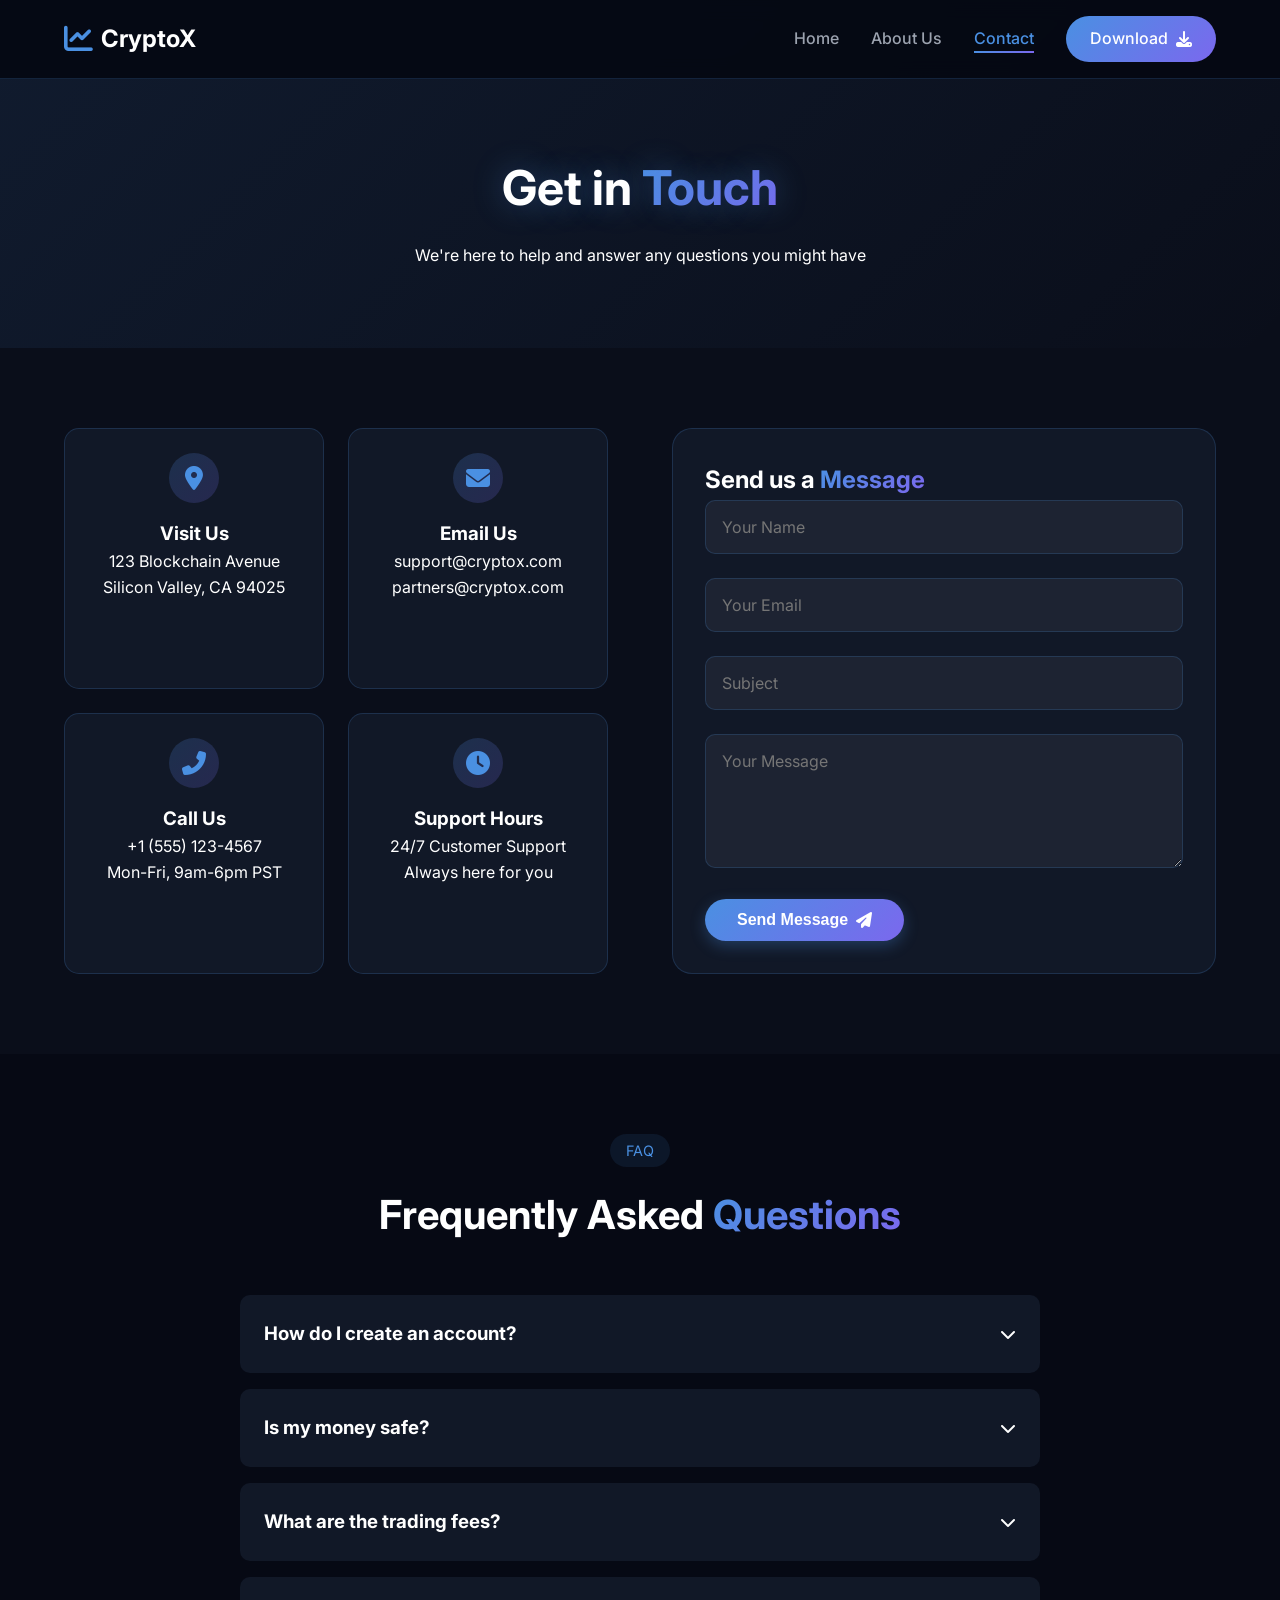
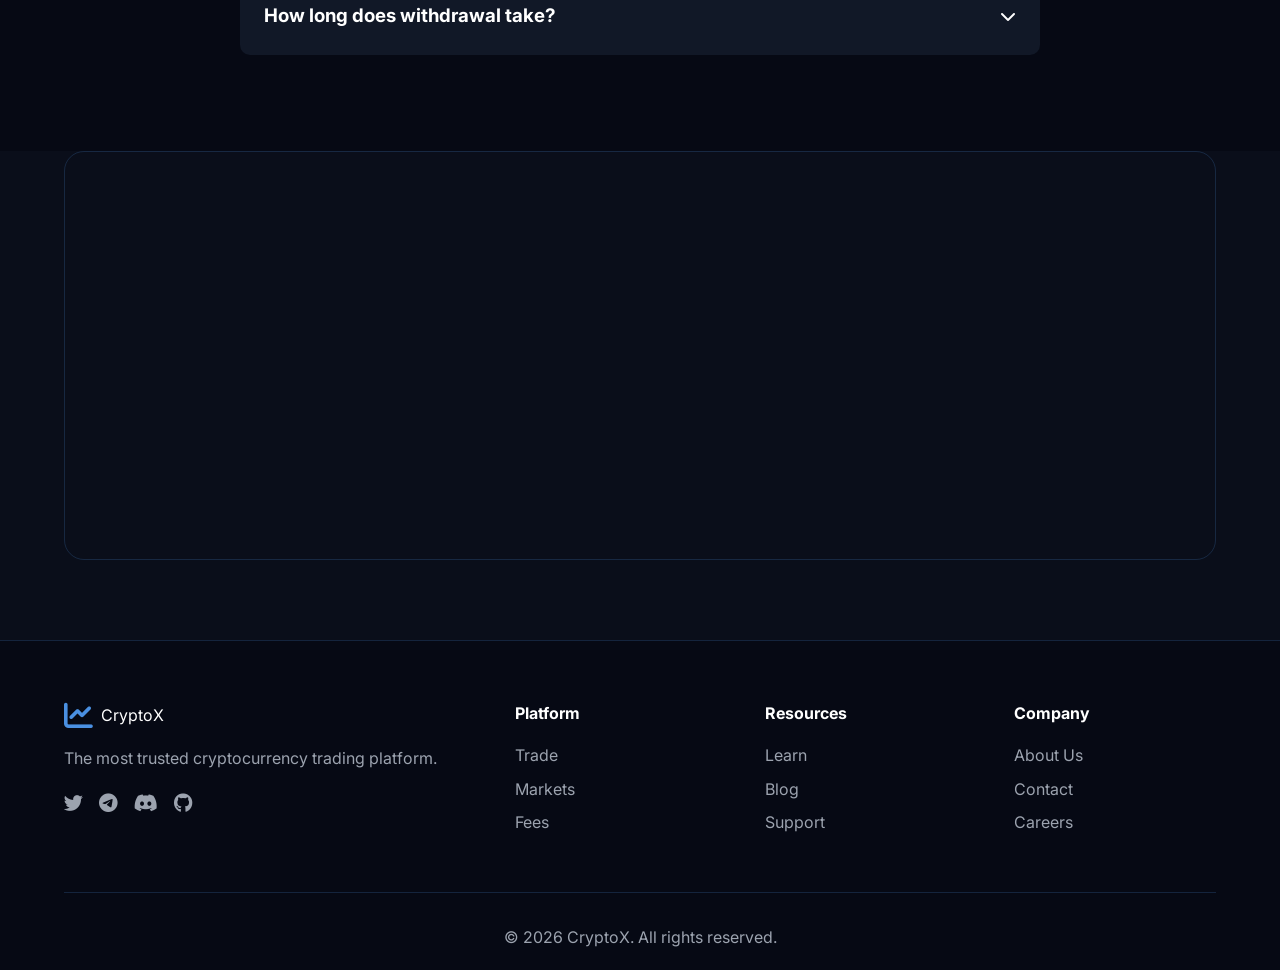
<file: contact.html>
<!DOCTYPE html>
<html lang="en">
<head>
    <meta charset="UTF-8">
    <meta name="viewport" content="width=device-width, initial-scale=1.0">
    <title>Contact Us - CryptoX</title>
    <link rel="stylesheet" href="https://cdnjs.cloudflare.com/ajax/libs/font-awesome/6.4.0/css/all.min.css">
    <link rel="stylesheet" href="style.css">
</head>
<body>

<!-- Header -->
<header>
    <div class="container">
        <div class="logo">
            <a href="index.html">
                <i class="fas fa-chart-line"></i>
                <span>CryptoX</span>
            </a>
        </div>
        
        <nav>
            <ul class="nav-links">
                <li><a href="index.html">Home</a></li>
                <li><a href="about.html">About Us</a></li>
                <li><a href="contact.html" class="active">Contact</a></li>
                <li><a href="#" class="download-btn" id="downloadBtnContact">Download <i class="fas fa-download"></i></a></li>
            </ul>
        </nav>
        
        <div class="mobile-menu">
            <i class="fas fa-bars"></i>
        </div>
    </div>
</header>

<!-- Hero Section -->
<section class="page-hero">
    <div class="container">
        <h1 class="glow-text">Get in <span class="gradient-text">Touch</span></h1>
        <p>We're here to help and answer any questions you might have</p>
    </div>
</section>

<!-- Contact Section -->
<section class="contact-section">
    <div class="container">
        <div class="contact-grid">
            <div class="contact-info">
                <div class="info-card">
                    <div class="info-icon">
                        <i class="fas fa-map-marker-alt"></i>
                    </div>
                    <h3>Visit Us</h3>
                    <p>123 Blockchain Avenue<br>Silicon Valley, CA 94025</p>
                </div>
                
                <div class="info-card">
                    <div class="info-icon">
                        <i class="fas fa-envelope"></i>
                    </div>
                    <h3>Email Us</h3>
                    <p>support@cryptox.com<br>partners@cryptox.com</p>
                </div>
                
                <div class="info-card">
                    <div class="info-icon">
                        <i class="fas fa-phone-alt"></i>
                    </div>
                    <h3>Call Us</h3>
                    <p>+1 (555) 123-4567<br>Mon-Fri, 9am-6pm PST</p>
                </div>
                
                <div class="info-card">
                    <div class="info-icon">
                        <i class="fas fa-clock"></i>
                    </div>
                    <h3>Support Hours</h3>
                    <p>24/7 Customer Support<br>Always here for you</p>
                </div>
            </div>
            
            <div class="contact-form-container">
                <h2>Send us a <span class="gradient-text">Message</span></h2>
                <form id="contactForm" class="contact-form">
                    <div class="form-group">
                        <input type="text" id="name" placeholder="Your Name" required>
                    </div>
                    <div class="form-group">
                        <input type="email" id="email" placeholder="Your Email" required>
                    </div>
                    <div class="form-group">
                        <input type="text" id="subject" placeholder="Subject">
                    </div>
                    <div class="form-group">
                        <textarea id="message" rows="5" placeholder="Your Message" required></textarea>
                    </div>
                    <button type="submit" class="btn btn-primary">
                        Send Message <i class="fas fa-paper-plane"></i>
                    </button>
                </form>
            </div>
        </div>
    </div>
</section>

<!-- FAQ Section -->
<section class="faq">
    <div class="container">
        <div class="section-header">
            <span class="section-tag">FAQ</span>
            <h2>Frequently Asked <span class="gradient-text">Questions</span></h2>
        </div>
        
        <div class="faq-grid">
            <div class="faq-item">
                <div class="faq-question">
                    <h3>How do I create an account?</h3>
                    <i class="fas fa-chevron-down"></i>
                </div>
                <div class="faq-answer">
                    <p>Creating an account is simple! Click the "Download" button, install our software, and follow the registration process. You'll need to verify your email and complete KYC verification.</p>
                </div>
            </div>
            
            <div class="faq-item">
                <div class="faq-question">
                    <h3>Is my money safe?</h3>
                    <i class="fas fa-chevron-down"></i>
                </div>
                <div class="faq-answer">
                    <p>Absolutely! We use bank-grade security measures, including cold storage for 95% of assets, multi-signature wallets, and regular security audits by top firms.</p>
                </div>
            </div>
            
            <div class="faq-item">
                <div class="faq-question">
                    <h3>What are the trading fees?</h3>
                    <i class="fas fa-chevron-down"></i>
                </div>
                <div class="faq-answer">
                    <p>We offer zero trading fees on all transactions! No hidden costs, no commission fees. Just pure trading.</p>
                </div>
            </div>
            
            <div class="faq-item">
                <div class="faq-question">
                    <h3>How long does withdrawal take?</h3>
                    <i class="fas fa-chevron-down"></i>
                </div>
                <div class="faq-answer">
                    <p>Withdrawals are processed instantly for most cryptocurrencies. Bank withdrawals may take 1-3 business days depending on your bank.</p>
                </div>
            </div>
        </div>
    </div>
</section>

<!-- Map Section -->
<section class="map-section">
    <div class="container">
        <div class="map-container">
            <iframe src="https://www.google.com/maps/embed?pb=!1m18!1m12!1m3!1d3168.638160340249!2d-122.084249!3d37.421999!2m3!1f0!2f0!3f0!3m2!1i1024!2i768!4f13.1!3m3!1m2!1s0x808fba02425dad8f%3A0x6c296c66619367e0!2sGoogleplex!5e0!3m2!1sen!2sus!4v1644261234567!5m2!1sen!2sus" width="100%" height="400" style="border:0;" allowfullscreen="" loading="lazy"></iframe>
        </div>
    </div>
</section>

<!-- Footer -->
<footer>
    <div class="container">
        <div class="footer-content">
            <div class="footer-section">
                <div class="logo">
                    <i class="fas fa-chart-line"></i>
                    <span>CryptoX</span>
                </div>
                <p>The most trusted cryptocurrency trading platform.</p>
                <div class="social-links">
                    <a href="#"><i class="fab fa-twitter"></i></a>
                    <a href="#"><i class="fab fa-telegram"></i></a>
                    <a href="#"><i class="fab fa-discord"></i></a>
                    <a href="#"><i class="fab fa-github"></i></a>
                </div>
            </div>
            
            <div class="footer-section">
                <h4>Platform</h4>
                <ul>
                    <li><a href="#">Trade</a></li>
                    <li><a href="#">Markets</a></li>
                    <li><a href="#">Fees</a></li>
                </ul>
            </div>
            
            <div class="footer-section">
                <h4>Resources</h4>
                <ul>
                    <li><a href="#">Learn</a></li>
                    <li><a href="#">Blog</a></li>
                    <li><a href="#">Support</a></li>
                </ul>
            </div>
            
            <div class="footer-section">
                <h4>Company</h4>
                <ul>
                    <li><a href="about.html">About Us</a></li>
                    <li><a href="contact.html">Contact</a></li>
                    <li><a href="#">Careers</a></li>
                </ul>
            </div>
        </div>
        
        <div class="footer-bottom">
            <p>&copy; 2026 CryptoX. All rights reserved.</p>
        </div>
    </div>
</footer>

<script src="script.js"></script>
</body>
</html>
</file>
<file: style.css>
/* Import Google Fonts */
@import url('https://fonts.googleapis.com/css2?family=Inter:wght@300;400;500;600;700;800&display=swap');

/* CSS Variables */
:root {
    --primary-blue: #4a90e2;
    --primary-purple: #7b68ee;
    --primary-cyan: #00d4ff;
    --dark-bg: #0a0e1a;
    --darker-bg: #060914;
    --card-bg: #111827;
    --border-color: rgba(74, 144, 226, 0.2);
    --text-primary: #ffffff;
    --text-secondary: #9ca3af;
    --success: #10b981;
    --danger: #ef4444;
    --gradient-1: linear-gradient(135deg, #4a90e2, #7b68ee);
    --gradient-2: linear-gradient(135deg, #7b68ee, #00d4ff);
    --glow-blue: rgba(74, 144, 226, 0.4);
}

/* Reset & Base */
* {
    margin: 0;
    padding: 0;
    box-sizing: border-box;
}

body {
    font-family: 'Inter', sans-serif;
    background: var(--dark-bg);
    color: var(--text-primary);
    line-height: 1.6;
    overflow-x: hidden;
}

/* Custom Cursor */
.cursor {
    width: 10px;
    height: 10px;
    background: var(--primary-blue);
    border-radius: 50%;
    position: fixed;
    pointer-events: none;
    z-index: 9999;
    transition: transform 0.2s;
}

.cursor-follower {
    width: 30px;
    height: 30px;
    border: 2px solid var(--primary-cyan);
    border-radius: 50%;
    position: fixed;
    pointer-events: none;
    z-index: 9998;
    transition: all 0.3s ease;
}

/* Container */
.container {
    max-width: 1400px;
    margin: 0 auto;
    padding: 0 5%;
}

/* Header */
header {
    position: fixed;
    top: 0;
    width: 100%;
    background: rgba(6, 9, 20, 0.95);
    backdrop-filter: blur(10px);
    border-bottom: 1px solid var(--border-color);
    z-index: 1000;
    padding: 1rem 0;
}

header .container {
    display: flex;
    justify-content: space-between;
    align-items: center;
}

.logo a {
    display: flex;
    align-items: center;
    gap: 0.5rem;
    font-size: 1.5rem;
    font-weight: 700;
    text-decoration: none;
    color: var(--text-primary);
}

.logo i {
    color: var(--primary-blue);
    font-size: 1.8rem;
}

.nav-links {
    display: flex;
    list-style: none;
    gap: 2rem;
    align-items: center;
}

.nav-links a {
    text-decoration: none;
    color: var(--text-secondary);
    font-weight: 500;
    transition: all 0.3s ease;
    position: relative;
}

.nav-links a:hover,
.nav-links a.active {
    color: var(--primary-blue);
}

.nav-links a::after {
    content: '';
    position: absolute;
    bottom: -5px;
    left: 0;
    width: 0;
    height: 2px;
    background: var(--gradient-1);
    transition: width 0.3s ease;
}

.nav-links a:hover::after,
.nav-links a.active::after {
    width: 100%;
}

.download-btn {
    background: var(--gradient-1);
    padding: 10px 24px;
    border-radius: 50px;
    color: white !important;
    display: flex;
    align-items: center;
    gap: 8px;
    transition: all 0.3s ease;
    cursor: pointer;
    border: none;
    text-decoration: none;
}

.download-btn:hover {
    transform: translateY(-2px);
    box-shadow: 0 5px 20px var(--glow-blue);
}

.download-btn::after {
    display: none;
}

/* Add active/click effect */
.download-btn:active {
    transform: translateY(0px);
}

.mobile-menu {
    display: none;
    font-size: 1.5rem;
    cursor: pointer;
}

/* Hero Section */
.hero {
    padding: 150px 0 80px;
    position: relative;
    overflow: hidden;
}

.hero::before {
    content: '';
    position: absolute;
    top: 0;
    left: 0;
    right: 0;
    bottom: 0;
    background: radial-gradient(circle at 30% 50%, rgba(74, 144, 226, 0.1), transparent);
    pointer-events: none;
}

.hero-content {
    display: grid;
    grid-template-columns: 1fr 1fr;
    gap: 4rem;
    align-items: center;
}

.badge {
    display: inline-flex;
    align-items: center;
    gap: 0.5rem;
    background: rgba(74, 144, 226, 0.1);
    padding: 0.5rem 1rem;
    border-radius: 50px;
    margin-bottom: 1.5rem;
    border: 1px solid var(--border-color);
}

.badge i {
    color: var(--primary-blue);
}

.hero-text h1 {
    font-size: 3.5rem;
    font-weight: 800;
    line-height: 1.2;
    margin-bottom: 1.5rem;
}

.glow-text {
    text-shadow: 0 0 30px var(--glow-blue);
}

.gradient-text {
    background: var(--gradient-1);
    -webkit-background-clip: text;
    background-clip: text;
    color: transparent;
}

.hero-text p {
    color: var(--text-secondary);
    margin-bottom: 2rem;
    font-size: 1.1rem;
}

.hero-buttons {
    display: flex;
    gap: 1rem;
    margin-bottom: 3rem;
}

.btn {
    padding: 12px 32px;
    border-radius: 50px;
    font-weight: 600;
    cursor: pointer;
    transition: all 0.3s ease;
    text-decoration: none;
    display: inline-flex;
    align-items: center;
    gap: 0.5rem;
    border: none;
    font-size: 1rem;
}

.btn-primary {
    background: var(--gradient-1);
    color: white;
    box-shadow: 0 5px 15px rgba(74, 144, 226, 0.3);
}

.btn-primary:hover {
    transform: translateY(-2px);
    box-shadow: 0 8px 25px rgba(74, 144, 226, 0.4);
}

.btn-secondary {
    background: transparent;
    border: 2px solid var(--primary-blue);
    color: var(--primary-blue);
}

.btn-secondary:hover {
    background: rgba(74, 144, 226, 0.1);
    transform: translateY(-2px);
}

.stats {
    display: flex;
    gap: 3rem;
}

.stat-item h3 {
    font-size: 1.8rem;
    font-weight: 700;
    color: var(--primary-blue);
}

.stat-item p {
    color: var(--text-secondary);
    font-size: 0.9rem;
    margin: 0;
}

/* Hero Visual */
.hero-visual {
    position: relative;
    height: 500px;
}

.floating-card {
    position: absolute;
    background: var(--card-bg);
    padding: 0.8rem 1.2rem;
    border-radius: 12px;
    display: flex;
    align-items: center;
    gap: 0.5rem;
    border: 1px solid var(--border-color);
    backdrop-filter: blur(10px);
    animation: float 3s ease-in-out infinite;
}

.card-1 {
    top: 10%;
    left: 10%;
    animation-delay: 0s;
}

.card-2 {
    top: 50%;
    right: 10%;
    animation-delay: 1s;
}

.card-3 {
    bottom: 20%;
    left: 20%;
    animation-delay: 2s;
}

@keyframes float {
    0%, 100% { transform: translateY(0); }
    50% { transform: translateY(-20px); }
}

.chart-container {
    position: absolute;
    bottom: 0;
    right: 0;
    width: 80%;
    height: 80%;
    background: var(--card-bg);
    border-radius: 20px;
    padding: 20px;
    border: 1px solid var(--border-color);
}

/* Features Section */
.features {
    padding: 80px 0;
}

.section-header {
    text-align: center;
    margin-bottom: 3rem;
}

.section-tag {
    display: inline-block;
    background: rgba(74, 144, 226, 0.1);
    padding: 0.3rem 1rem;
    border-radius: 50px;
    color: var(--primary-blue);
    font-size: 0.9rem;
    margin-bottom: 1rem;
}

.section-header h2 {
    font-size: 2.5rem;
    margin-bottom: 1rem;
}

.section-header p {
    color: var(--text-secondary);
}

.features-grid {
    display: grid;
    grid-template-columns: repeat(auto-fit, minmax(350px, 1fr));
    gap: 2rem;
}

.feature-card {
    background: var(--card-bg);
    padding: 2rem;
    border-radius: 20px;
    border: 1px solid var(--border-color);
    transition: all 0.3s ease;
    position: relative;
    overflow: hidden;
}

.feature-card::before {
    content: '';
    position: absolute;
    top: 0;
    left: 0;
    right: 0;
    bottom: 0;
    background: linear-gradient(135deg, rgba(74, 144, 226, 0.1), rgba(123, 104, 238, 0.1));
    opacity: 0;
    transition: opacity 0.3s ease;
}

.feature-card:hover {
    transform: translateY(-10px);
    border-color: var(--primary-blue);
}

.feature-card:hover::before {
    opacity: 1;
}

.feature-icon {
    width: 60px;
    height: 60px;
    background: linear-gradient(135deg, rgba(74, 144, 226, 0.2), rgba(123, 104, 238, 0.2));
    border-radius: 15px;
    display: flex;
    align-items: center;
    justify-content: center;
    margin-bottom: 1.5rem;
}

.feature-icon i {
    font-size: 2rem;
    color: var(--primary-blue);
}

.feature-card h3 {
    margin-bottom: 1rem;
    font-size: 1.3rem;
}

.feature-card p {
    color: var(--text-secondary);
}

/* Trading Section */
.trading {
    padding: 80px 0;
    background: var(--darker-bg);
}

.trading-content {
    display: grid;
    grid-template-columns: 1fr 1fr;
    gap: 4rem;
    align-items: center;
}

.crypto-list {
    margin: 2rem 0;
}

.crypto-item {
    display: flex;
    justify-content: space-between;
    align-items: center;
    padding: 1rem;
    border-bottom: 1px solid var(--border-color);
    transition: all 0.3s ease;
}

.crypto-item:hover {
    background: rgba(74, 144, 226, 0.05);
    padding-left: 1.5rem;
}

.crypto-info {
    display: flex;
    align-items: center;
    gap: 1rem;
}

.crypto-info i {
    font-size: 2rem;
}

.crypto-info h4 {
    margin-bottom: 0.2rem;
}

.crypto-info p {
    color: var(--text-secondary);
    font-size: 0.85rem;
}

.crypto-price {
    text-align: right;
}

.price {
    display: block;
    font-weight: 600;
    margin-bottom: 0.2rem;
}

.change {
    font-size: 0.85rem;
}

.change.positive {
    color: var(--success);
}

.change.negative {
    color: var(--danger);
}

.trading-card {
    background: var(--card-bg);
    border-radius: 20px;
    padding: 2rem;
    border: 1px solid var(--border-color);
}

.trading-header {
    display: flex;
    justify-content: space-between;
    align-items: center;
    margin-bottom: 1.5rem;
}

.trade-type {
    display: flex;
    gap: 1rem;
    margin-bottom: 1.5rem;
}

.trade-type button {
    flex: 1;
    padding: 0.8rem;
    background: transparent;
    border: 1px solid var(--border-color);
    color: var(--text-secondary);
    border-radius: 10px;
    cursor: pointer;
    transition: all 0.3s ease;
}

.trade-type button.active {
    background: var(--gradient-1);
    color: white;
    border-color: transparent;
}

.input-group {
    margin-bottom: 1.5rem;
}

.input-group label {
    display: block;
    margin-bottom: 0.5rem;
    color: var(--text-secondary);
}

.input-group input {
    width: 100%;
    padding: 0.8rem;
    background: rgba(255, 255, 255, 0.05);
    border: 1px solid var(--border-color);
    border-radius: 10px;
    color: white;
    font-size: 1rem;
}

.trade-btn {
    width: 100%;
    padding: 1rem;
    background: var(--gradient-1);
    border: none;
    border-radius: 10px;
    color: white;
    font-weight: 600;
    cursor: pointer;
    transition: all 0.3s ease;
}

.trade-btn:hover {
    transform: translateY(-2px);
    box-shadow: 0 5px 15px var(--glow-blue);
}

/* Testimonials */
.testimonials {
    padding: 80px 0;
}

.testimonials-grid {
    display: grid;
    grid-template-columns: repeat(auto-fit, minmax(350px, 1fr));
    gap: 2rem;
}

.testimonial-card {
    background: var(--card-bg);
    padding: 2rem;
    border-radius: 20px;
    border: 1px solid var(--border-color);
    transition: all 0.3s ease;
}

.testimonial-card:hover {
    transform: translateY(-5px);
    border-color: var(--primary-blue);
}

.testimonial-rating {
    margin-bottom: 1rem;
}

.testimonial-rating i {
    color: #fbbf24;
    margin-right: 0.2rem;
}

.testimonial-card p {
    color: var(--text-secondary);
    margin-bottom: 1.5rem;
    font-style: italic;
}

.testimonial-author {
    display: flex;
    align-items: center;
    gap: 1rem;
}

.testimonial-author img {
    width: 50px;
    height: 50px;
    border-radius: 50%;
    object-fit: cover;
}

.testimonial-author h4 {
    margin-bottom: 0.2rem;
}

.testimonial-author p {
    margin: 0;
    font-size: 0.85rem;
}

/* CTA Section */
.cta {
    padding: 80px 0;
    background: linear-gradient(135deg, rgba(74, 144, 226, 0.1), rgba(123, 104, 238, 0.1));
}

.cta-content {
    text-align: center;
    max-width: 600px;
    margin: 0 auto;
}

.cta-content h2 {
    font-size: 2.5rem;
    margin-bottom: 1rem;
}

.cta-content p {
    color: var(--text-secondary);
    margin-bottom: 2rem;
}

/* Page Hero */
.page-hero {
    padding: 150px 0 80px;
    text-align: center;
    background: linear-gradient(135deg, rgba(74, 144, 226, 0.1), transparent);
}

.page-hero h1 {
    font-size: 3rem;
    margin-bottom: 1rem;
}

/* About Page Specific */
.mission {
    padding: 80px 0;
}

.mission-content {
    display: grid;
    grid-template-columns: 1fr 1fr;
    gap: 4rem;
    align-items: center;
}

.mission-stats {
    display: flex;
    gap: 2rem;
    margin-top: 2rem;
}

.mission-stats .stat h3 {
    font-size: 2rem;
    color: var(--primary-blue);
}

.values-grid {
    display: grid;
    grid-template-columns: repeat(auto-fit, minmax(250px, 1fr));
    gap: 2rem;
}

.value-card {
    text-align: center;
    padding: 2rem;
    background: var(--card-bg);
    border-radius: 20px;
    border: 1px solid var(--border-color);
    transition: all 0.3s ease;
}

.value-card:hover {
    transform: translateY(-5px);
    border-color: var(--primary-blue);
}

.value-icon {
    width: 70px;
    height: 70px;
    background: linear-gradient(135deg, rgba(74, 144, 226, 0.2), rgba(123, 104, 238, 0.2));
    border-radius: 50%;
    display: flex;
    align-items: center;
    justify-content: center;
    margin: 0 auto 1.5rem;
}

.value-icon i {
    font-size: 2rem;
    color: var(--primary-blue);
}

.team-grid {
    display: grid;
    grid-template-columns: repeat(auto-fit, minmax(250px, 1fr));
    gap: 2rem;
}

.team-card {
    text-align: center;
    padding: 2rem;
    background: var(--card-bg);
    border-radius: 20px;
    border: 1px solid var(--border-color);
    transition: all 0.3s ease;
}

.team-card:hover {
    transform: translateY(-5px);
    border-color: var(--primary-blue);
}

.team-image {
    width: 150px;
    height: 150px;
    margin: 0 auto 1rem;
    border-radius: 50%;
    overflow: hidden;
    border: 3px solid var(--primary-blue);
}

.team-image img {
    width: 100%;
    height: 100%;
    object-fit: cover;
}

.team-social {
    display: flex;
    justify-content: center;
    gap: 1rem;
    margin-top: 1rem;
}

.team-social a {
    color: var(--text-secondary);
    font-size: 1.2rem;
    transition: all 0.3s ease;
}

.team-social a:hover {
    color: var(--primary-blue);
}

.milestones {
    padding: 80px 0;
    background: var(--darker-bg);
}

.milestones-grid {
    display: grid;
    grid-template-columns: repeat(4, 1fr);
    gap: 2rem;
    text-align: center;
}

.milestone-item h3 {
    font-size: 2.5rem;
    color: var(--primary-blue);
    margin-bottom: 0.5rem;
}

/* Contact Page Specific */
.contact-section {
    padding: 80px 0;
}

.contact-grid {
    display: grid;
    grid-template-columns: 1fr 1fr;
    gap: 4rem;
}

.contact-info {
    display: grid;
    grid-template-columns: repeat(2, 1fr);
    gap: 1.5rem;
}

.info-card {
    background: var(--card-bg);
    padding: 1.5rem;
    border-radius: 15px;
    text-align: center;
    border: 1px solid var(--border-color);
    transition: all 0.3s ease;
}

.info-card:hover {
    transform: translateY(-5px);
    border-color: var(--primary-blue);
}

.info-icon {
    width: 50px;
    height: 50px;
    background: linear-gradient(135deg, rgba(74, 144, 226, 0.2), rgba(123, 104, 238, 0.2));
    border-radius: 50%;
    display: flex;
    align-items: center;
    justify-content: center;
    margin: 0 auto 1rem;
}

.info-icon i {
    font-size: 1.5rem;
    color: var(--primary-blue);
}

.contact-form-container {
    background: var(--card-bg);
    padding: 2rem;
    border-radius: 20px;
    border: 1px solid var(--border-color);
}

.contact-form .form-group {
    margin-bottom: 1.5rem;
}

.contact-form input,
.contact-form textarea {
    width: 100%;
    padding: 1rem;
    background: rgba(255, 255, 255, 0.05);
    border: 1px solid var(--border-color);
    border-radius: 10px;
    color: white;
    font-family: inherit;
    font-size: 1rem;
}

.contact-form input:focus,
.contact-form textarea:focus {
    outline: none;
    border-color: var(--primary-blue);
}

.faq {
    padding: 80px 0;
    background: var(--darker-bg);
}

.faq-grid {
    max-width: 800px;
    margin: 0 auto;
}

.faq-item {
    background: var(--card-bg);
    margin-bottom: 1rem;
    border-radius: 10px;
    overflow: hidden;
}

.faq-question {
    display: flex;
    justify-content: space-between;
    align-items: center;
    padding: 1.5rem;
    cursor: pointer;
    transition: all 0.3s ease;
}

.faq-question:hover {
    background: rgba(74, 144, 226, 0.05);
}

.faq-question i {
    transition: transform 0.3s ease;
}

.faq-item.active .faq-question i {
    transform: rotate(180deg);
}

.faq-answer {
    max-height: 0;
    overflow: hidden;
    transition: max-height 0.3s ease;
    padding: 0 1.5rem;
}

.faq-item.active .faq-answer {
    max-height: 200px;
    padding: 0 1.5rem 1.5rem;
}

.faq-answer p {
    color: var(--text-secondary);
}

.map-section {
    padding-bottom: 80px;
}

.map-container {
    border-radius: 20px;
    overflow: hidden;
    border: 1px solid var(--border-color);
}

/* Footer */
footer {
    background: var(--darker-bg);
    padding: 60px 0 20px;
    border-top: 1px solid var(--border-color);
}

.footer-content {
    display: grid;
    grid-template-columns: 2fr 1fr 1fr 1fr;
    gap: 3rem;
    margin-bottom: 3rem;
}

.footer-section .logo {
    display: flex;
    align-items: center;
    gap: 0.5rem;
    margin-bottom: 1rem;
}

.footer-section p {
    color: var(--text-secondary);
    margin-bottom: 1rem;
}

.social-links {
    display: flex;
    gap: 1rem;
}

.social-links a {
    color: var(--text-secondary);
    font-size: 1.2rem;
    transition: all 0.3s ease;
}

.social-links a:hover {
    color: var(--primary-blue);
    transform: translateY(-2px);
}

.footer-section h4 {
    margin-bottom: 1rem;
}

.footer-section ul {
    list-style: none;
}

.footer-section ul li {
    margin-bottom: 0.5rem;
}

.footer-section ul li a {
    color: var(--text-secondary);
    text-decoration: none;
    transition: all 0.3s ease;
}

.footer-section ul li a:hover {
    color: var(--primary-blue);
    padding-left: 5px;
}

.footer-bottom {
    text-align: center;
    padding-top: 2rem;
    border-top: 1px solid var(--border-color);
    color: var(--text-secondary);
}

/* Responsive Design */
@media (max-width: 1024px) {
    .hero-content,
    .trading-content,
    .mission-content,
    .contact-grid {
        grid-template-columns: 1fr;
        gap: 2rem;
    }
    
    .hero-text h1 {
        font-size: 2.5rem;
    }
    
    .section-header h2 {
        font-size: 2rem;
    }
    
    .milestones-grid {
        grid-template-columns: repeat(2, 1fr);
    }
    
    .footer-content {
        grid-template-columns: repeat(2, 1fr);
    }
}

@media (max-width: 768px) {
    .nav-links {
        position: fixed;
        top: 70px;
        left: -100%;
        width: 100%;
        height: calc(100vh - 70px);
        background: var(--darker-bg);
        flex-direction: column;
        justify-content: center;
        transition: left 0.3s ease;
        z-index: 999;
    }
    
    .nav-links.active {
        left: 0;
    }
    
    .mobile-menu {
        display: block;
    }
    
    .features-grid,
    .testimonials-grid,
    .values-grid,
    .team-grid,
    .contact-info {
        grid-template-columns: 1fr;
    }
    
    .stats {
        justify-content: space-around;
    }
    
    .hero-buttons {
        flex-direction: column;
    }
    
    .btn {
        text-align: center;
        justify-content: center;
    }
    
    .hero-visual {
        height: 400px;
    }
    
    .chart-container {
        width: 100%;
        height: 100%;
    }
    
    .floating-card {
        display: none;
    }
    
    .footer-content {
        grid-template-columns: 1fr;
        text-align: center;
    }
    
    .social-links {
        justify-content: center;
    }
    
    .milestones-grid {
        grid-template-columns: 1fr;
    }
}

/* Animations */
@keyframes fadeInUp {
    from {
        opacity: 0;
        transform: translateY(30px);
    }
    to {
        opacity: 1;
        transform: translateY(0);
    }
}

.feature-card,
.testimonial-card,
.value-card,
.team-card {
    animation: fadeInUp 0.6s ease forwards;
    opacity: 0;
}

.feature-card:nth-child(1) { animation-delay: 0.1s; }
.feature-card:nth-child(2) { animation-delay: 0.2s; }
.feature-card:nth-child(3) { animation-delay: 0.3s; }
.feature-card:nth-child(4) { animation-delay: 0.4s; }
.feature-card:nth-child(5) { animation-delay: 0.5s; }
.feature-card:nth-child(6) { animation-delay: 0.6s; }

/* Scrollbar */
::-webkit-scrollbar {
    width: 10px;
}

::-webkit-scrollbar-track {
    background: var(--darker-bg);
}

::-webkit-scrollbar-thumb {
    background: var(--primary-blue);
    border-radius: 5px;
}

::-webkit-scrollbar-thumb:hover {
    background: var(--primary-purple);
}
</file>
